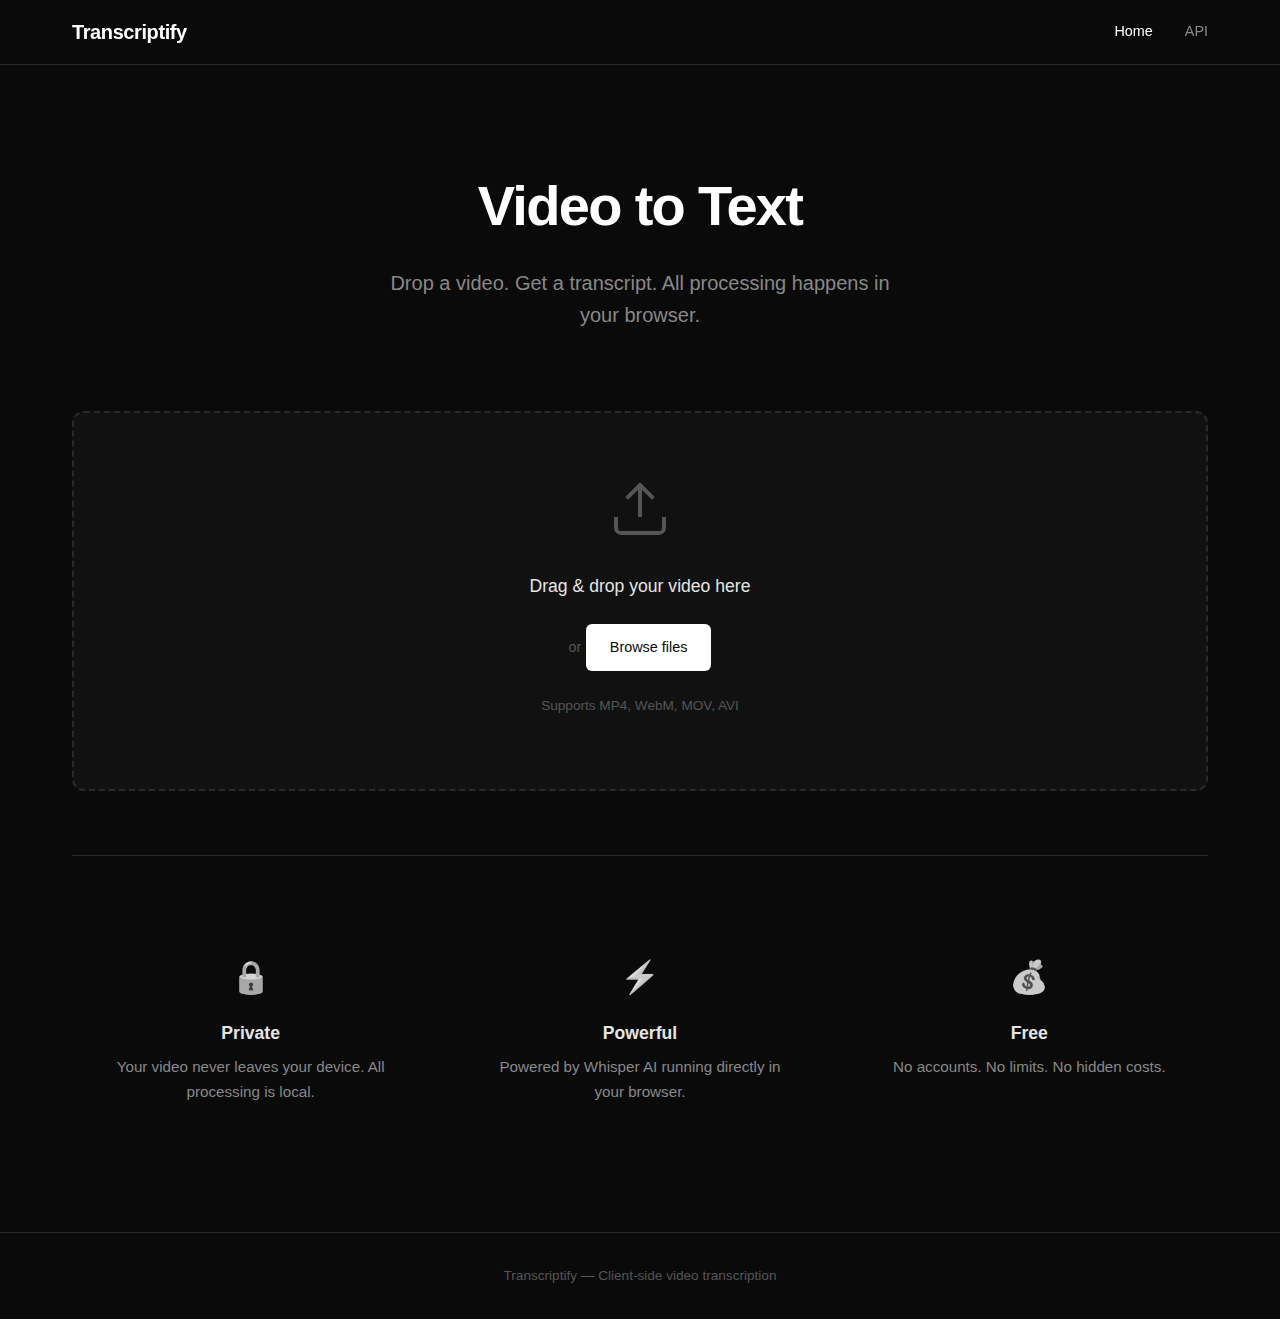
<file: index.html>
<!DOCTYPE html>
<html lang="en">

<head>
    <meta charset="UTF-8">
    <meta name="viewport" content="width=device-width, initial-scale=1.0">
    <title>Transcriptify</title>
    <link rel="stylesheet" href="styles.css">
</head>

<body>
    <nav>
        <div class="nav-container">
            <a href="index.html" class="logo">Transcriptify</a>
            <div class="nav-links">
                <a href="index.html" class="active">Home</a>
                <a href="api.html">API</a>
            </div>
        </div>
    </nav>

    <main>
        <section class="hero">
            <h1>Video to Text</h1>
            <p>Drop a video. Get a transcript. All processing happens in your browser.</p>
        </section>

        <section class="upload-section">
            <div id="dropzone" class="dropzone">
                <div class="dropzone-content">
                    <svg width="64" height="64" viewBox="0 0 24 24" fill="none" stroke="currentColor"
                        stroke-width="1.5">
                        <path d="M21 15v4a2 2 0 0 1-2 2H5a2 2 0 0 1-2-2v-4" />
                        <polyline points="17 8 12 3 7 8" />
                        <line x1="12" y1="3" x2="12" y2="15" />
                    </svg>
                    <p>Drag & drop your video here</p>
                    <span>or</span>
                    <label class="file-btn">
                        Browse files
                        <input type="file" id="fileInput" accept="video/*" hidden>
                    </label>
                    <p class="supported">Supports MP4, WebM, MOV, AVI</p>
                </div>
            </div>
        </section>

        <section id="processing-section" class="processing-section hidden">
            <div class="video-container">
                <video id="videoPlayer" controls></video>
            </div>
            <div class="controls">
                <button id="transcribeBtn" class="btn-primary">Start Transcription</button>
                <button id="cancelBtn" class="btn-secondary hidden">Cancel</button>
            </div>
            <div id="status" class="status"></div>
            <div id="progress-container" class="progress-container hidden">
                <div class="progress-bar">
                    <div id="progress" class="progress"></div>
                </div>
                <span id="progress-text">0%</span>
            </div>
        </section>

        <section id="result-section" class="result-section hidden">
            <div class="result-header">
                <h2>Transcript</h2>
                <div class="result-actions">
                    <button id="copyBtn" class="btn-icon" title="Copy to clipboard">
                        <svg width="20" height="20" viewBox="0 0 24 24" fill="none" stroke="currentColor"
                            stroke-width="2">
                            <rect x="9" y="9" width="13" height="13" rx="2" ry="2" />
                            <path d="M5 15H4a2 2 0 0 1-2-2V4a2 2 0 0 1 2-2h9a2 2 0 0 1 2 2v1" />
                        </svg>
                    </button>
                    <button id="downloadBtn" class="btn-icon" title="Download as TXT">
                        <svg width="20" height="20" viewBox="0 0 24 24" fill="none" stroke="currentColor"
                            stroke-width="2">
                            <path d="M21 15v4a2 2 0 0 1-2 2H5a2 2 0 0 1-2-2v-4" />
                            <polyline points="7 10 12 15 17 10" />
                            <line x1="12" y1="15" x2="12" y2="3" />
                        </svg>
                    </button>
                    <button id="downloadSrtBtn" class="btn-icon" title="Download as SRT">
                        SRT
                    </button>
                </div>
            </div>
            <div id="transcript" class="transcript"></div>
        </section>

        <section class="features">
            <div class="feature">
                <div class="feature-icon">🔒</div>
                <h3>Private</h3>
                <p>Your video never leaves your device. All processing is local.</p>
            </div>
            <div class="feature">
                <div class="feature-icon">⚡</div>
                <h3>Powerful</h3>
                <p>Powered by Whisper AI running directly in your browser.</p>
            </div>
            <div class="feature">
                <div class="feature-icon">💰</div>
                <h3>Free</h3>
                <p>No accounts. No limits. No hidden costs.</p>
            </div>
        </section>
    </main>

    <footer>
        <p>Transcriptify — Client-side video transcription</p>
    </footer>

    <script type="module" src="transcribe.js"></script>
</body>

</html>
</file>
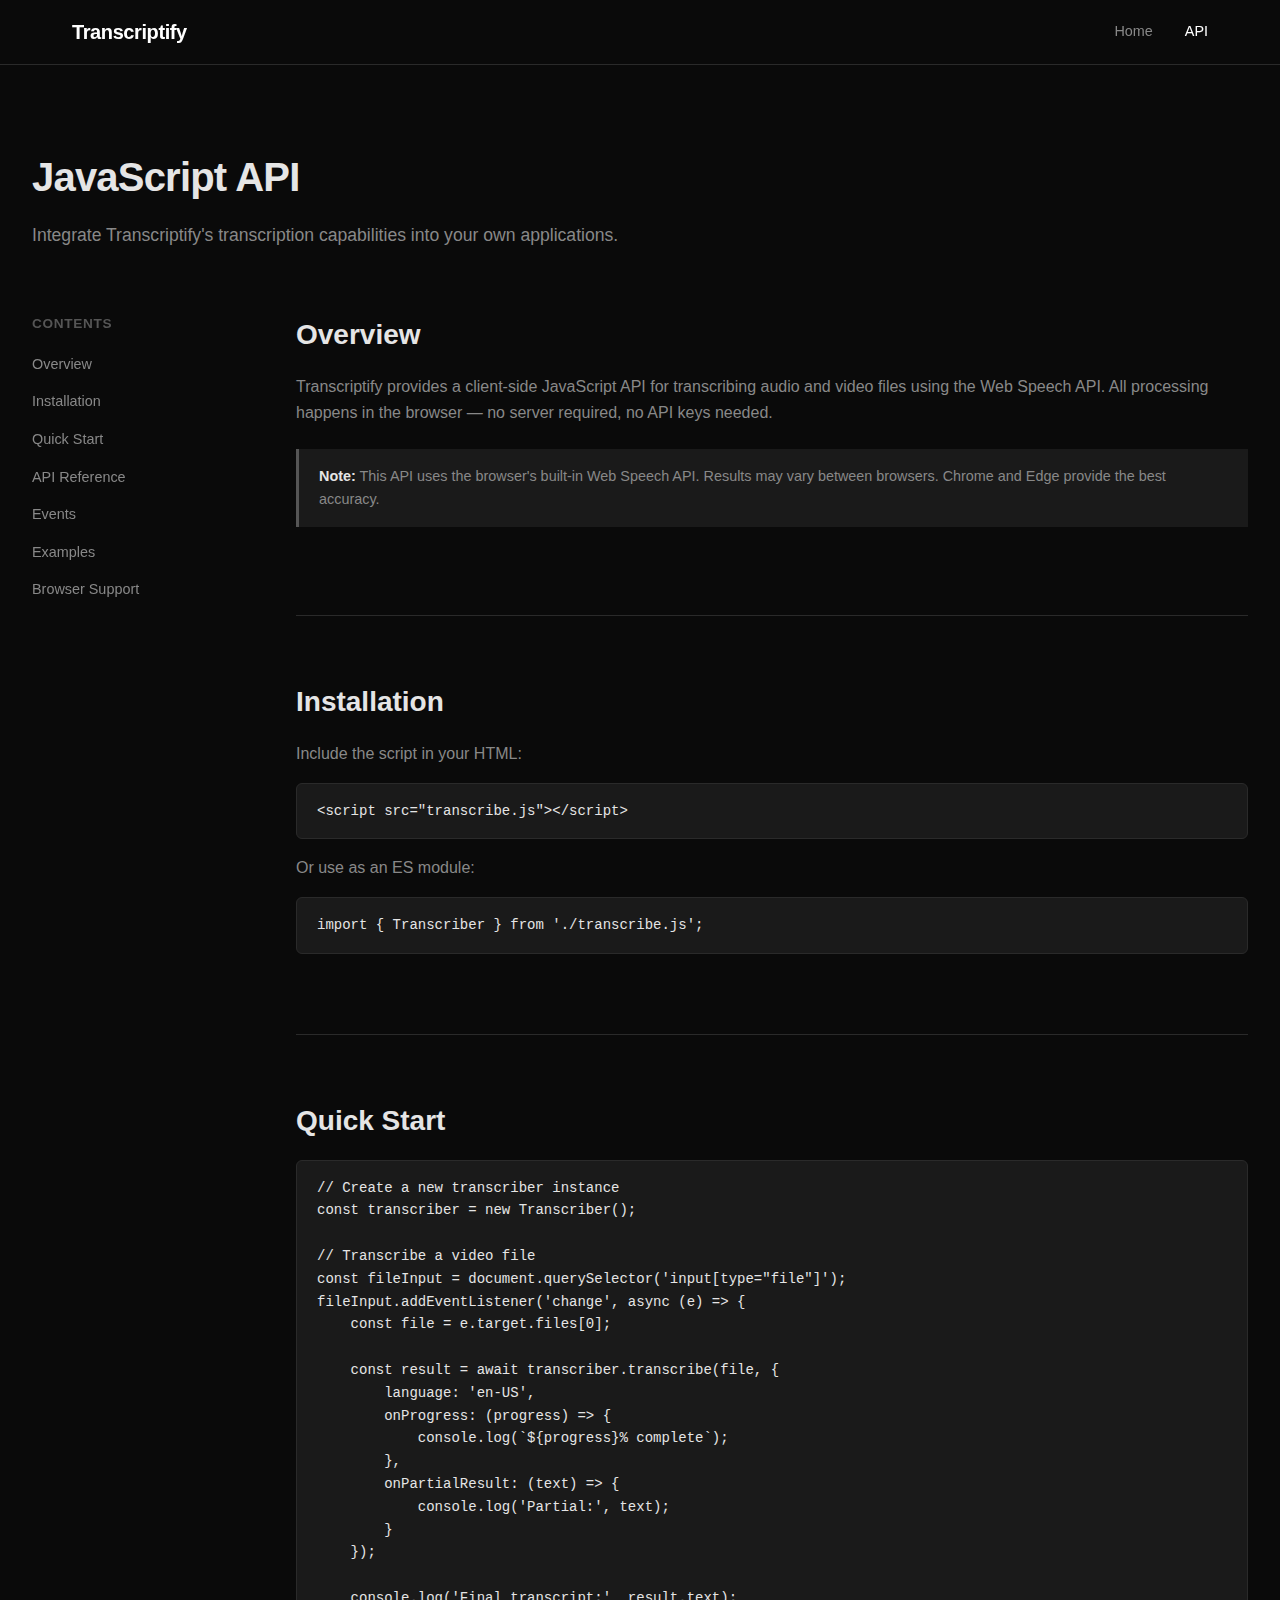
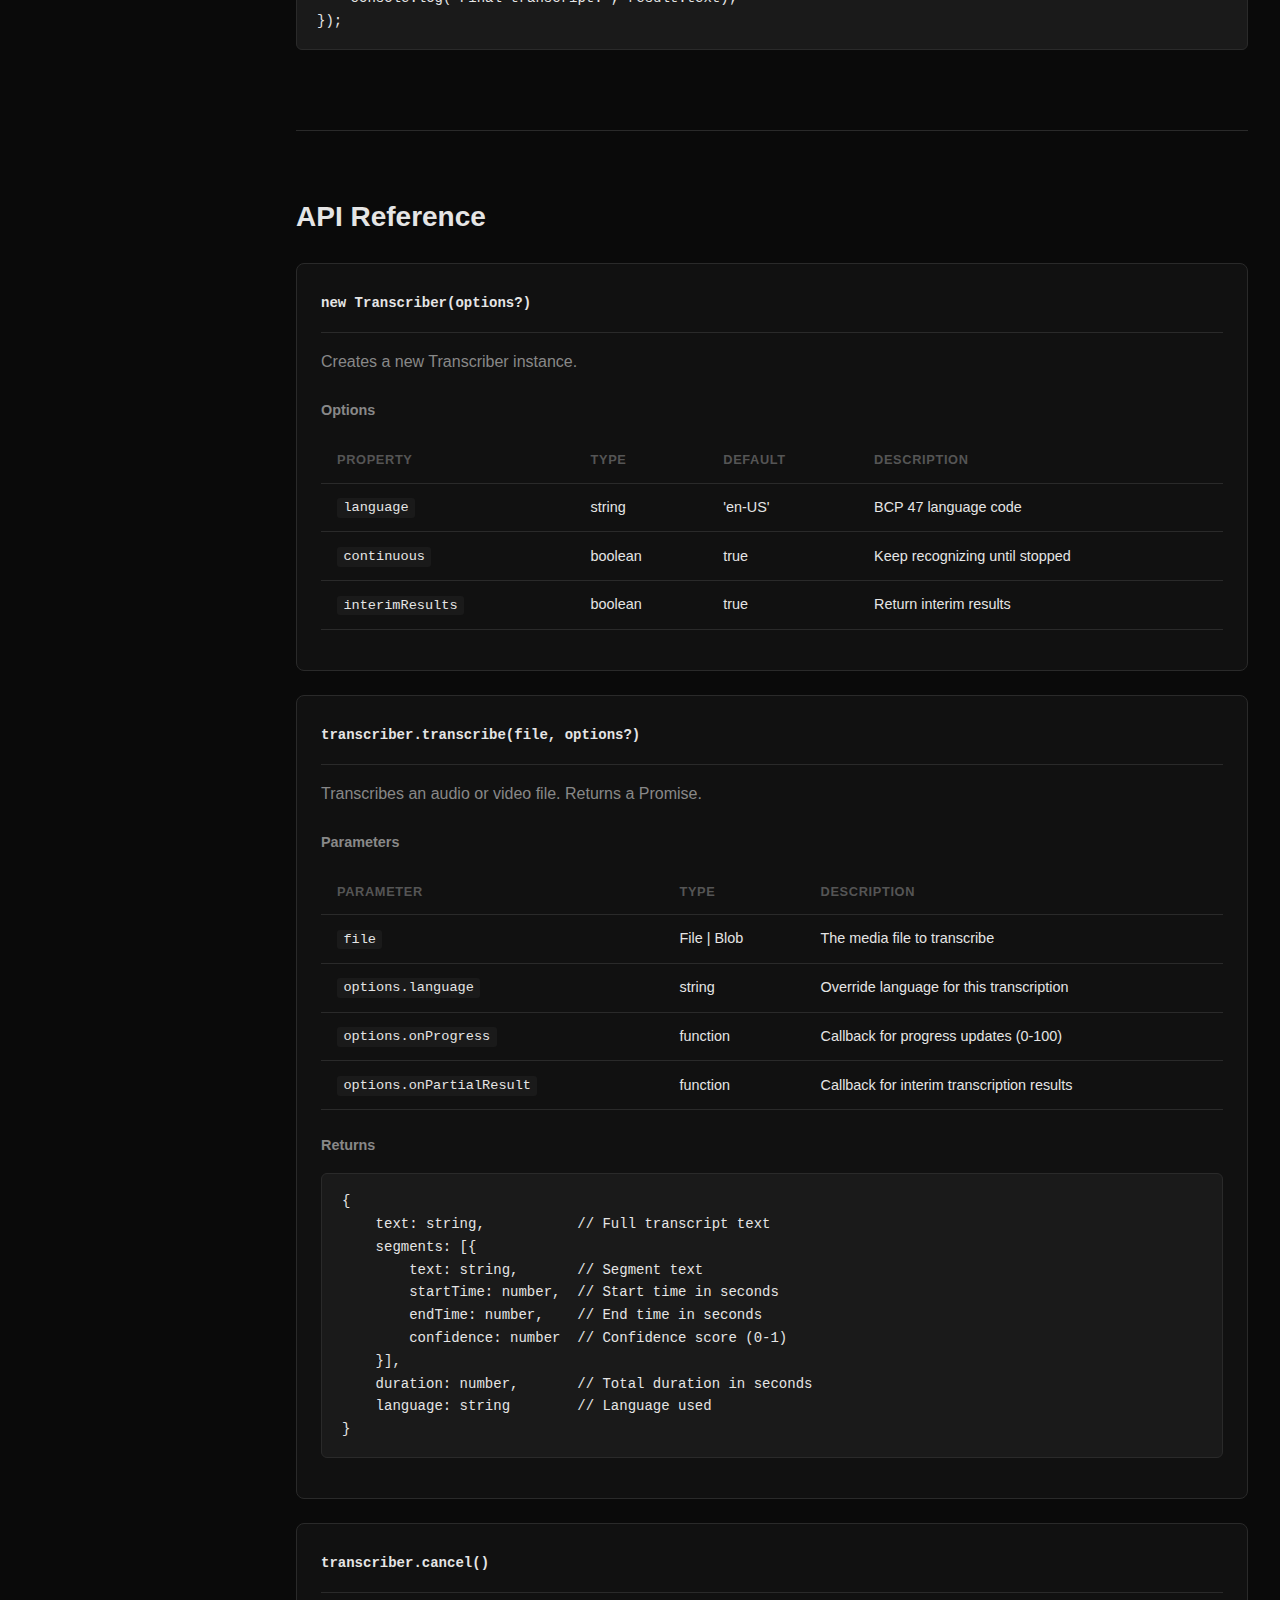
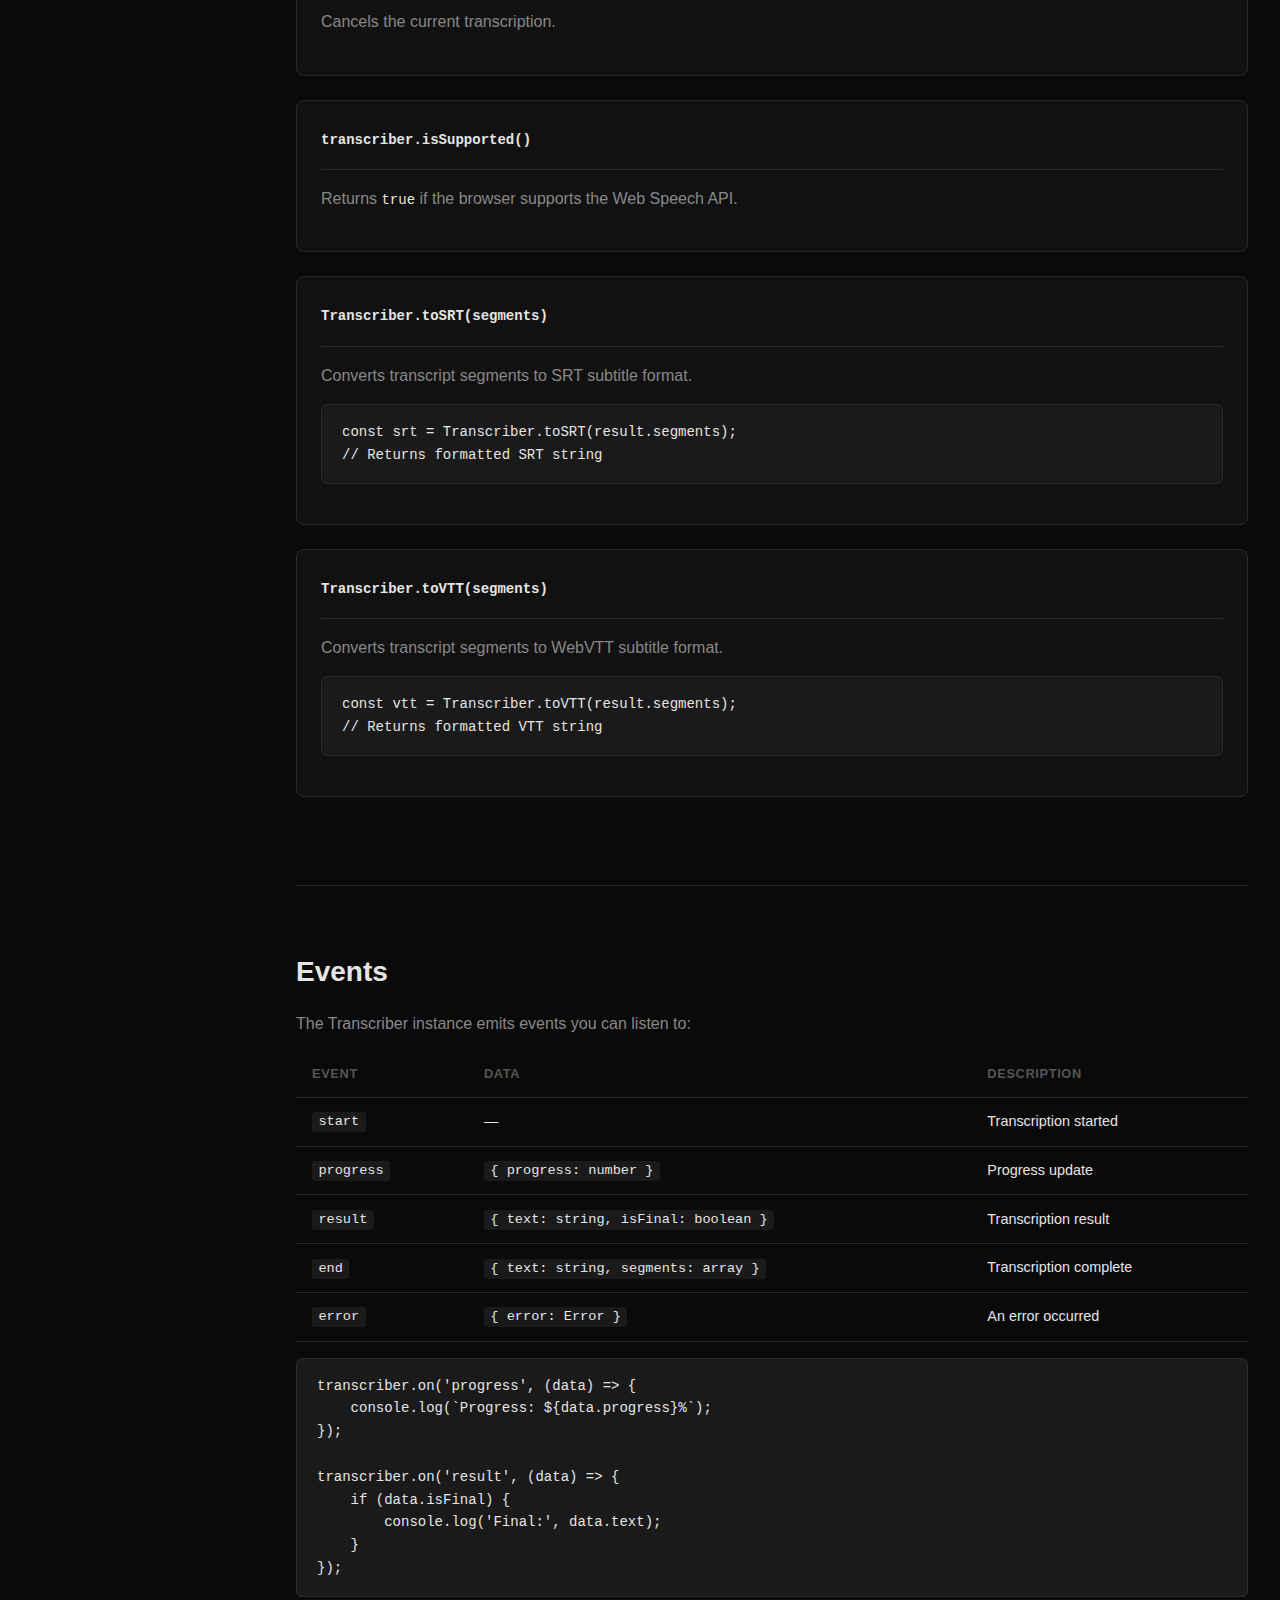
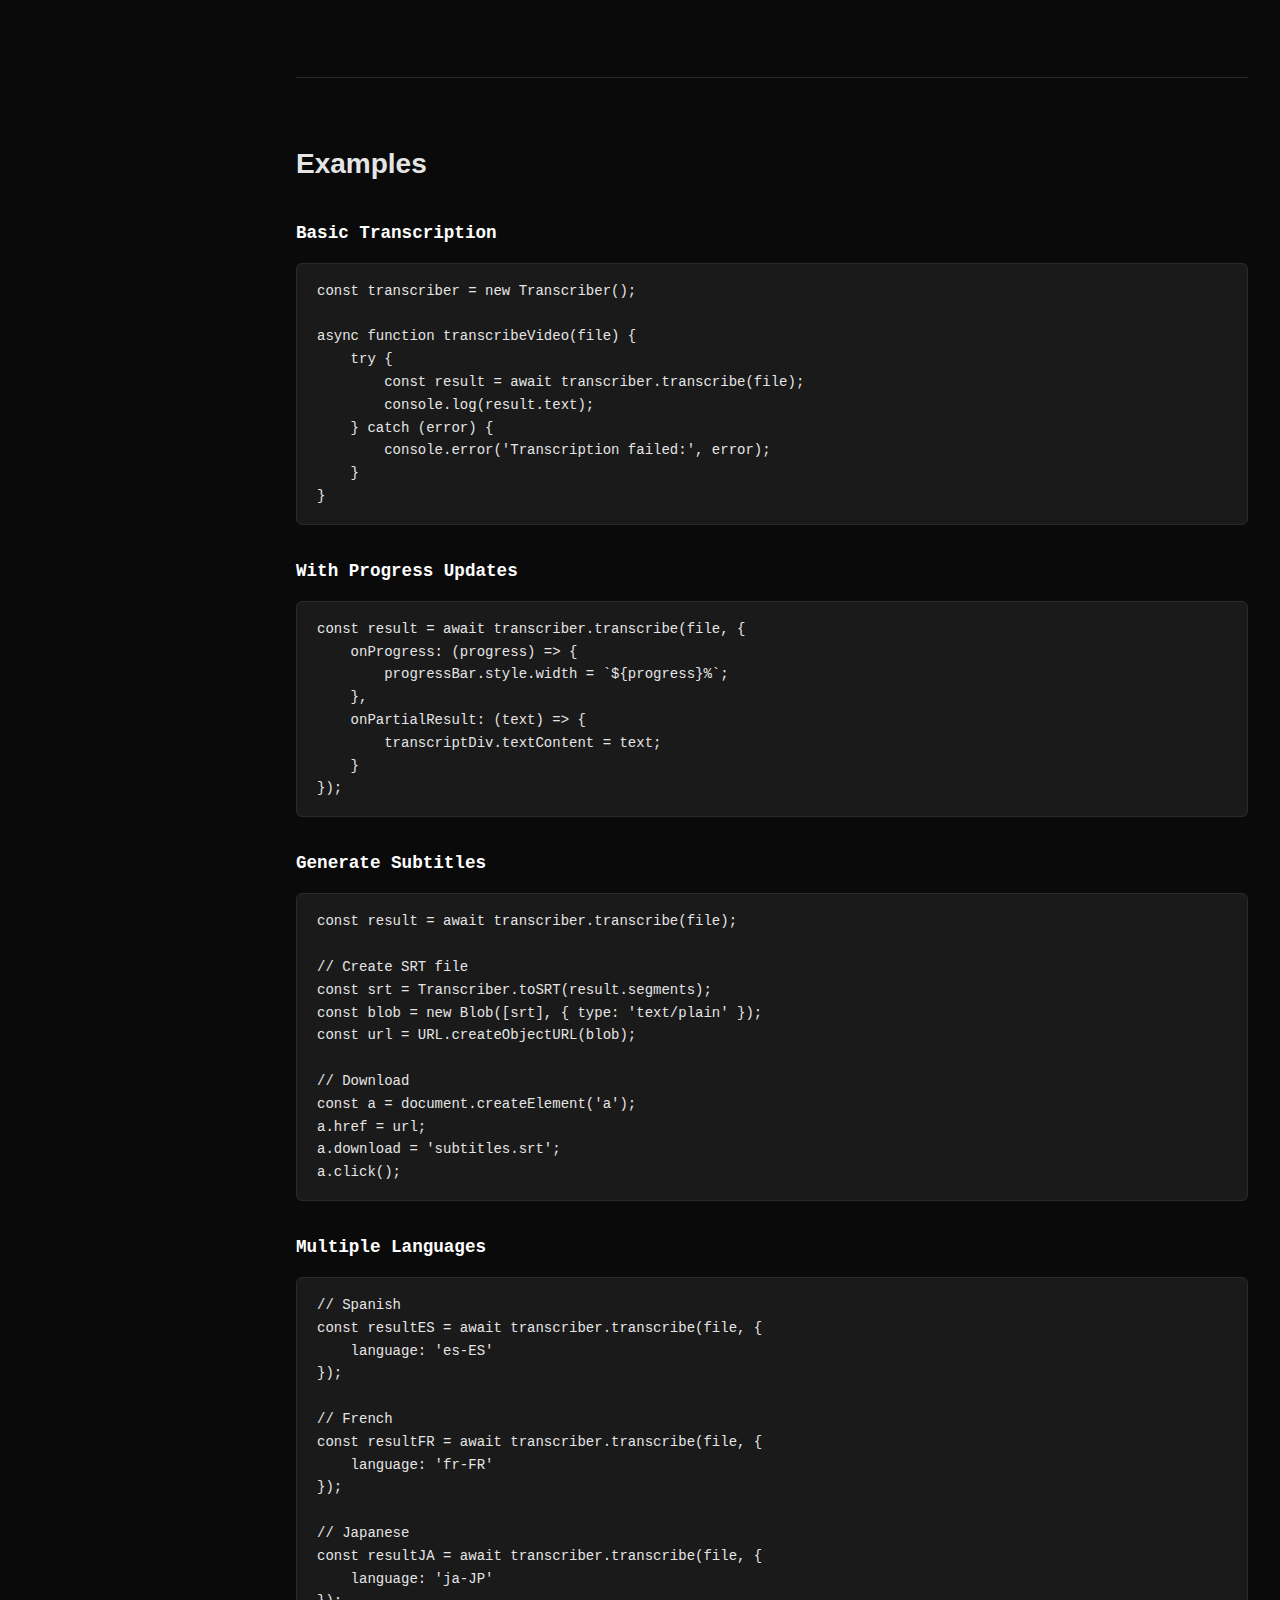
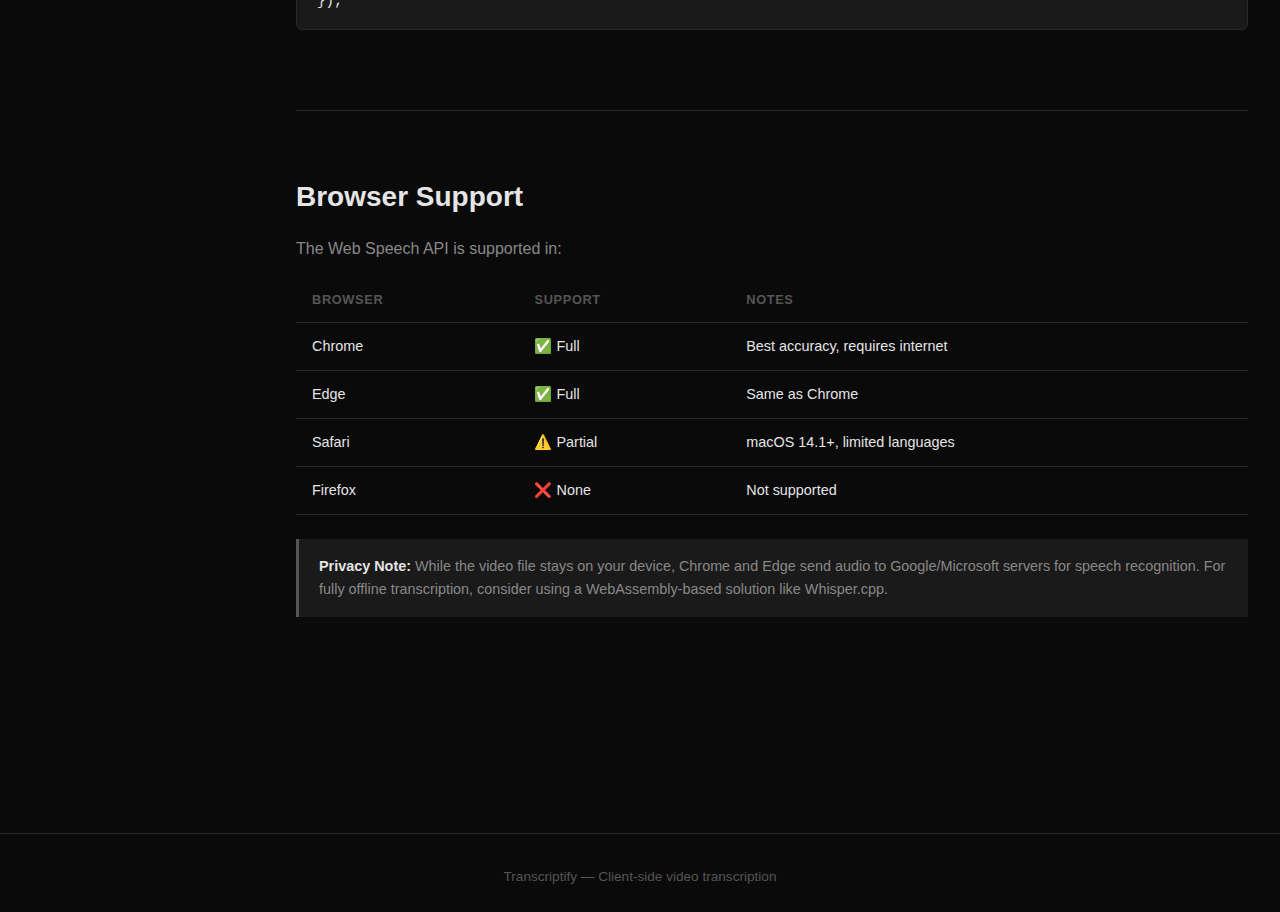
<file: api.html>
<!DOCTYPE html>
<html lang="en">

<head>
    <meta charset="UTF-8">
    <meta name="viewport" content="width=device-width, initial-scale=1.0">
    <title>API — Transcriptify</title>
    <link rel="stylesheet" href="styles.css">
</head>

<body>
    <nav>
        <div class="nav-container">
            <a href="index.html" class="logo">Transcriptify</a>
            <div class="nav-links">
                <a href="index.html">Home</a>
                <a href="api.html" class="active">API</a>
            </div>
        </div>
    </nav>

    <main class="api-page">
        <section class="api-hero">
            <h1>JavaScript API</h1>
            <p>Integrate Transcriptify's transcription capabilities into your own applications.</p>
        </section>

        <section class="api-content">
            <div class="api-sidebar">
                <h4>Contents</h4>
                <ul>
                    <li><a href="#overview">Overview</a></li>
                    <li><a href="#installation">Installation</a></li>
                    <li><a href="#quick-start">Quick Start</a></li>
                    <li><a href="#api-reference">API Reference</a></li>
                    <li><a href="#events">Events</a></li>
                    <li><a href="#examples">Examples</a></li>
                    <li><a href="#browser-support">Browser Support</a></li>
                </ul>
            </div>

            <div class="api-main">
                <article id="overview">
                    <h2>Overview</h2>
                    <p>Transcriptify provides a client-side JavaScript API for transcribing audio and video files using
                        the Web Speech API. All processing happens in the browser — no server required, no API keys
                        needed.</p>

                    <div class="callout">
                        <strong>Note:</strong> This API uses the browser's built-in Web Speech API. Results may vary
                        between browsers. Chrome and Edge provide the best accuracy.
                    </div>
                </article>

                <article id="installation">
                    <h2>Installation</h2>
                    <p>Include the script in your HTML:</p>
                    <pre><code>&lt;script src="transcribe.js"&gt;&lt;/script&gt;</code></pre>

                    <p>Or use as an ES module:</p>
                    <pre><code>import { Transcriber } from './transcribe.js';</code></pre>
                </article>

                <article id="quick-start">
                    <h2>Quick Start</h2>
                    <pre><code>// Create a new transcriber instance
const transcriber = new Transcriber();

// Transcribe a video file
const fileInput = document.querySelector('input[type="file"]');
fileInput.addEventListener('change', async (e) => {
    const file = e.target.files[0];
    
    const result = await transcriber.transcribe(file, {
        language: 'en-US',
        onProgress: (progress) => {
            console.log(`${progress}% complete`);
        },
        onPartialResult: (text) => {
            console.log('Partial:', text);
        }
    });
    
    console.log('Final transcript:', result.text);
});</code></pre>
                </article>

                <article id="api-reference">
                    <h2>API Reference</h2>

                    <div class="api-method">
                        <h3><code>new Transcriber(options?)</code></h3>
                        <p>Creates a new Transcriber instance.</p>

                        <h4>Options</h4>
                        <table class="api-table">
                            <thead>
                                <tr>
                                    <th>Property</th>
                                    <th>Type</th>
                                    <th>Default</th>
                                    <th>Description</th>
                                </tr>
                            </thead>
                            <tbody>
                                <tr>
                                    <td><code>language</code></td>
                                    <td>string</td>
                                    <td>'en-US'</td>
                                    <td>BCP 47 language code</td>
                                </tr>
                                <tr>
                                    <td><code>continuous</code></td>
                                    <td>boolean</td>
                                    <td>true</td>
                                    <td>Keep recognizing until stopped</td>
                                </tr>
                                <tr>
                                    <td><code>interimResults</code></td>
                                    <td>boolean</td>
                                    <td>true</td>
                                    <td>Return interim results</td>
                                </tr>
                            </tbody>
                        </table>
                    </div>

                    <div class="api-method">
                        <h3><code>transcriber.transcribe(file, options?)</code></h3>
                        <p>Transcribes an audio or video file. Returns a Promise.</p>

                        <h4>Parameters</h4>
                        <table class="api-table">
                            <thead>
                                <tr>
                                    <th>Parameter</th>
                                    <th>Type</th>
                                    <th>Description</th>
                                </tr>
                            </thead>
                            <tbody>
                                <tr>
                                    <td><code>file</code></td>
                                    <td>File | Blob</td>
                                    <td>The media file to transcribe</td>
                                </tr>
                                <tr>
                                    <td><code>options.language</code></td>
                                    <td>string</td>
                                    <td>Override language for this transcription</td>
                                </tr>
                                <tr>
                                    <td><code>options.onProgress</code></td>
                                    <td>function</td>
                                    <td>Callback for progress updates (0-100)</td>
                                </tr>
                                <tr>
                                    <td><code>options.onPartialResult</code></td>
                                    <td>function</td>
                                    <td>Callback for interim transcription results</td>
                                </tr>
                            </tbody>
                        </table>

                        <h4>Returns</h4>
                        <pre><code>{
    text: string,           // Full transcript text
    segments: [{
        text: string,       // Segment text
        startTime: number,  // Start time in seconds
        endTime: number,    // End time in seconds
        confidence: number  // Confidence score (0-1)
    }],
    duration: number,       // Total duration in seconds
    language: string        // Language used
}</code></pre>
                    </div>

                    <div class="api-method">
                        <h3><code>transcriber.cancel()</code></h3>
                        <p>Cancels the current transcription.</p>
                    </div>

                    <div class="api-method">
                        <h3><code>transcriber.isSupported()</code></h3>
                        <p>Returns <code>true</code> if the browser supports the Web Speech API.</p>
                    </div>

                    <div class="api-method">
                        <h3><code>Transcriber.toSRT(segments)</code></h3>
                        <p>Converts transcript segments to SRT subtitle format.</p>
                        <pre><code>const srt = Transcriber.toSRT(result.segments);
// Returns formatted SRT string</code></pre>
                    </div>

                    <div class="api-method">
                        <h3><code>Transcriber.toVTT(segments)</code></h3>
                        <p>Converts transcript segments to WebVTT subtitle format.</p>
                        <pre><code>const vtt = Transcriber.toVTT(result.segments);
// Returns formatted VTT string</code></pre>
                    </div>
                </article>

                <article id="events">
                    <h2>Events</h2>
                    <p>The Transcriber instance emits events you can listen to:</p>

                    <table class="api-table">
                        <thead>
                            <tr>
                                <th>Event</th>
                                <th>Data</th>
                                <th>Description</th>
                            </tr>
                        </thead>
                        <tbody>
                            <tr>
                                <td><code>start</code></td>
                                <td>—</td>
                                <td>Transcription started</td>
                            </tr>
                            <tr>
                                <td><code>progress</code></td>
                                <td><code>{ progress: number }</code></td>
                                <td>Progress update</td>
                            </tr>
                            <tr>
                                <td><code>result</code></td>
                                <td><code>{ text: string, isFinal: boolean }</code></td>
                                <td>Transcription result</td>
                            </tr>
                            <tr>
                                <td><code>end</code></td>
                                <td><code>{ text: string, segments: array }</code></td>
                                <td>Transcription complete</td>
                            </tr>
                            <tr>
                                <td><code>error</code></td>
                                <td><code>{ error: Error }</code></td>
                                <td>An error occurred</td>
                            </tr>
                        </tbody>
                    </table>

                    <pre><code>transcriber.on('progress', (data) => {
    console.log(`Progress: ${data.progress}%`);
});

transcriber.on('result', (data) => {
    if (data.isFinal) {
        console.log('Final:', data.text);
    }
});</code></pre>
                </article>

                <article id="examples">
                    <h2>Examples</h2>

                    <h3>Basic Transcription</h3>
                    <pre><code>const transcriber = new Transcriber();

async function transcribeVideo(file) {
    try {
        const result = await transcriber.transcribe(file);
        console.log(result.text);
    } catch (error) {
        console.error('Transcription failed:', error);
    }
}</code></pre>

                    <h3>With Progress Updates</h3>
                    <pre><code>const result = await transcriber.transcribe(file, {
    onProgress: (progress) => {
        progressBar.style.width = `${progress}%`;
    },
    onPartialResult: (text) => {
        transcriptDiv.textContent = text;
    }
});</code></pre>

                    <h3>Generate Subtitles</h3>
                    <pre><code>const result = await transcriber.transcribe(file);

// Create SRT file
const srt = Transcriber.toSRT(result.segments);
const blob = new Blob([srt], { type: 'text/plain' });
const url = URL.createObjectURL(blob);

// Download
const a = document.createElement('a');
a.href = url;
a.download = 'subtitles.srt';
a.click();</code></pre>

                    <h3>Multiple Languages</h3>
                    <pre><code>// Spanish
const resultES = await transcriber.transcribe(file, {
    language: 'es-ES'
});

// French
const resultFR = await transcriber.transcribe(file, {
    language: 'fr-FR'
});

// Japanese
const resultJA = await transcriber.transcribe(file, {
    language: 'ja-JP'
});</code></pre>
                </article>

                <article id="browser-support">
                    <h2>Browser Support</h2>
                    <p>The Web Speech API is supported in:</p>

                    <table class="api-table">
                        <thead>
                            <tr>
                                <th>Browser</th>
                                <th>Support</th>
                                <th>Notes</th>
                            </tr>
                        </thead>
                        <tbody>
                            <tr>
                                <td>Chrome</td>
                                <td>✅ Full</td>
                                <td>Best accuracy, requires internet</td>
                            </tr>
                            <tr>
                                <td>Edge</td>
                                <td>✅ Full</td>
                                <td>Same as Chrome</td>
                            </tr>
                            <tr>
                                <td>Safari</td>
                                <td>⚠️ Partial</td>
                                <td>macOS 14.1+, limited languages</td>
                            </tr>
                            <tr>
                                <td>Firefox</td>
                                <td>❌ None</td>
                                <td>Not supported</td>
                            </tr>
                        </tbody>
                    </table>

                    <div class="callout">
                        <strong>Privacy Note:</strong> While the video file stays on your device, Chrome and Edge send
                        audio to Google/Microsoft servers for speech recognition. For fully offline transcription,
                        consider using a WebAssembly-based solution like Whisper.cpp.
                    </div>
                </article>
            </div>
        </section>
    </main>

    <footer>
        <p>Transcriptify — Client-side video transcription</p>
    </footer>
</body>

</html>
</file>
<file: styles.css>
/* Transcriptify — Monotone Style */

:root {
    --bg: #0a0a0a;
    --bg-secondary: #111111;
    --bg-tertiary: #1a1a1a;
    --border: #2a2a2a;
    --text: #e5e5e5;
    --text-secondary: #888888;
    --text-muted: #555555;
    --accent: #ffffff;
    --accent-dim: #cccccc;
}

* {
    margin: 0;
    padding: 0;
    box-sizing: border-box;
}

html {
    scroll-behavior: smooth;
}

body {
    font-family: -apple-system, BlinkMacSystemFont, 'Segoe UI', Roboto, Oxygen, Ubuntu, sans-serif;
    background-color: var(--bg);
    color: var(--text);
    line-height: 1.6;
    min-height: 100vh;
    display: flex;
    flex-direction: column;
}

/* Navigation */
nav {
    position: sticky;
    top: 0;
    background: rgba(10, 10, 10, 0.9);
    backdrop-filter: blur(10px);
    border-bottom: 1px solid var(--border);
    z-index: 100;
}

.nav-container {
    max-width: 1200px;
    margin: 0 auto;
    padding: 1rem 2rem;
    display: flex;
    justify-content: space-between;
    align-items: center;
}

.logo {
    font-size: 1.25rem;
    font-weight: 600;
    color: var(--accent);
    text-decoration: none;
    letter-spacing: -0.02em;
}

.nav-links {
    display: flex;
    gap: 2rem;
}

.nav-links a {
    color: var(--text-secondary);
    text-decoration: none;
    font-size: 0.9rem;
    transition: color 0.2s;
}

.nav-links a:hover,
.nav-links a.active {
    color: var(--accent);
}

/* Main Content */
main {
    flex: 1;
    max-width: 1200px;
    margin: 0 auto;
    padding: 2rem;
    width: 100%;
}

/* Hero Section */
.hero {
    text-align: center;
    padding: 4rem 0 3rem;
}

.hero h1 {
    font-size: 3.5rem;
    font-weight: 700;
    letter-spacing: -0.03em;
    margin-bottom: 1rem;
    color: var(--accent);
}

.hero p {
    font-size: 1.25rem;
    color: var(--text-secondary);
    max-width: 500px;
    margin: 0 auto;
}

/* Dropzone */
.upload-section {
    padding: 2rem 0;
}

.dropzone {
    border: 2px dashed var(--border);
    border-radius: 12px;
    padding: 4rem 2rem;
    text-align: center;
    transition: all 0.3s;
    cursor: pointer;
    background: var(--bg-secondary);
}

.dropzone:hover,
.dropzone.dragover {
    border-color: var(--text-secondary);
    background: var(--bg-tertiary);
}

.dropzone-content svg {
    color: var(--text-muted);
    margin-bottom: 1.5rem;
}

.dropzone-content p {
    font-size: 1.1rem;
    color: var(--text);
    margin-bottom: 0.5rem;
}

.dropzone-content span {
    color: var(--text-muted);
    font-size: 0.9rem;
}

.file-btn {
    display: inline-block;
    margin-top: 1rem;
    padding: 0.75rem 1.5rem;
    background: var(--accent);
    color: var(--bg);
    border-radius: 6px;
    font-size: 0.9rem;
    font-weight: 500;
    cursor: pointer;
    transition: opacity 0.2s;
}

.file-btn:hover {
    opacity: 0.9;
}

.supported {
    margin-top: 1.5rem;
    font-size: 0.85rem !important;
    color: var(--text-muted) !important;
}

/* Processing Section */
.processing-section {
    padding: 2rem 0;
}

.video-container {
    background: var(--bg-secondary);
    border-radius: 12px;
    overflow: hidden;
    margin-bottom: 1.5rem;
}

.video-container video {
    width: 100%;
    max-height: 400px;
    display: block;
}

.controls {
    display: flex;
    gap: 1rem;
    margin-bottom: 1.5rem;
}

.btn-primary {
    padding: 0.875rem 2rem;
    background: var(--accent);
    color: var(--bg);
    border: none;
    border-radius: 6px;
    font-size: 1rem;
    font-weight: 500;
    cursor: pointer;
    transition: opacity 0.2s;
}

.btn-primary:hover {
    opacity: 0.9;
}

.btn-primary:disabled {
    opacity: 0.5;
    cursor: not-allowed;
}

.btn-secondary {
    padding: 0.875rem 2rem;
    background: transparent;
    color: var(--text);
    border: 1px solid var(--border);
    border-radius: 6px;
    font-size: 1rem;
    cursor: pointer;
    transition: all 0.2s;
}

.btn-secondary:hover {
    border-color: var(--text-secondary);
}

.status {
    color: var(--text-secondary);
    font-size: 0.95rem;
    min-height: 1.5rem;
}

.progress-container {
    display: flex;
    align-items: center;
    gap: 1rem;
    margin-top: 1rem;
}

.progress-bar {
    flex: 1;
    height: 4px;
    background: var(--border);
    border-radius: 2px;
    overflow: hidden;
}

.progress {
    height: 100%;
    background: var(--accent);
    width: 0%;
    transition: width 0.3s;
}

#progress-text {
    font-size: 0.85rem;
    color: var(--text-secondary);
    min-width: 3rem;
}

/* Result Section */
.result-section {
    padding: 2rem 0;
}

.result-header {
    display: flex;
    justify-content: space-between;
    align-items: center;
    margin-bottom: 1rem;
}

.result-header h2 {
    font-size: 1.25rem;
    font-weight: 600;
}

.result-actions {
    display: flex;
    gap: 0.5rem;
}

.btn-icon {
    width: 40px;
    height: 40px;
    display: flex;
    align-items: center;
    justify-content: center;
    background: var(--bg-tertiary);
    border: 1px solid var(--border);
    border-radius: 6px;
    color: var(--text);
    cursor: pointer;
    transition: all 0.2s;
    font-size: 0.75rem;
    font-weight: 600;
}

.btn-icon:hover {
    border-color: var(--text-secondary);
    background: var(--bg-secondary);
}

.transcript {
    background: var(--bg-secondary);
    border: 1px solid var(--border);
    border-radius: 8px;
    padding: 1.5rem;
    min-height: 200px;
    max-height: 400px;
    overflow-y: auto;
    font-size: 1rem;
    line-height: 1.8;
    white-space: pre-wrap;
}

.transcript .segment {
    margin-bottom: 1rem;
    padding-bottom: 1rem;
    border-bottom: 1px solid var(--border);
}

.transcript .segment:last-child {
    margin-bottom: 0;
    padding-bottom: 0;
    border-bottom: none;
}

.transcript .timestamp {
    font-size: 0.8rem;
    color: var(--text-muted);
    font-family: monospace;
    margin-bottom: 0.25rem;
}

/* Features */
.features {
    display: grid;
    grid-template-columns: repeat(3, 1fr);
    gap: 2rem;
    padding: 4rem 0;
    margin-top: 2rem;
    border-top: 1px solid var(--border);
}

.feature {
    text-align: center;
    padding: 2rem;
}

.feature-icon {
    font-size: 2rem;
    margin-bottom: 1rem;
    filter: grayscale(100%);
}

.feature h3 {
    font-size: 1.1rem;
    font-weight: 600;
    margin-bottom: 0.5rem;
}

.feature p {
    font-size: 0.95rem;
    color: var(--text-secondary);
}

/* Footer */
footer {
    border-top: 1px solid var(--border);
    padding: 2rem;
    text-align: center;
}

footer p {
    font-size: 0.85rem;
    color: var(--text-muted);
}

/* Utilities */
.hidden {
    display: none !important;
}

/* API Page Styles */
.api-page {
    max-width: 1400px;
}

.api-hero {
    padding: 3rem 0 2rem;
}

.api-hero h1 {
    font-size: 2.5rem;
    font-weight: 700;
    letter-spacing: -0.02em;
    margin-bottom: 0.75rem;
}

.api-hero p {
    font-size: 1.1rem;
    color: var(--text-secondary);
}

.api-content {
    display: grid;
    grid-template-columns: 200px 1fr;
    gap: 4rem;
    padding: 2rem 0;
}

.api-sidebar {
    position: sticky;
    top: 100px;
    align-self: start;
}

.api-sidebar h4 {
    font-size: 0.85rem;
    text-transform: uppercase;
    letter-spacing: 0.05em;
    color: var(--text-muted);
    margin-bottom: 1rem;
}

.api-sidebar ul {
    list-style: none;
}

.api-sidebar li {
    margin-bottom: 0.75rem;
}

.api-sidebar a {
    color: var(--text-secondary);
    text-decoration: none;
    font-size: 0.9rem;
    transition: color 0.2s;
}

.api-sidebar a:hover {
    color: var(--accent);
}

.api-main article {
    margin-bottom: 4rem;
    padding-bottom: 4rem;
    border-bottom: 1px solid var(--border);
}

.api-main article:last-child {
    border-bottom: none;
}

.api-main h2 {
    font-size: 1.75rem;
    font-weight: 600;
    margin-bottom: 1rem;
}

.api-main h3 {
    font-size: 1.1rem;
    font-weight: 600;
    margin: 2rem 0 1rem;
    font-family: monospace;
    color: var(--accent);
}

.api-main h4 {
    font-size: 0.9rem;
    font-weight: 600;
    margin: 1.5rem 0 0.75rem;
    color: var(--text-secondary);
}

.api-main p {
    color: var(--text-secondary);
    margin-bottom: 1rem;
}

.api-method {
    background: var(--bg-secondary);
    border: 1px solid var(--border);
    border-radius: 8px;
    padding: 1.5rem;
    margin: 1.5rem 0;
}

.api-method h3 {
    margin-top: 0;
    padding-bottom: 1rem;
    border-bottom: 1px solid var(--border);
}

pre {
    background: var(--bg-tertiary);
    border: 1px solid var(--border);
    border-radius: 6px;
    padding: 1rem 1.25rem;
    overflow-x: auto;
    margin: 1rem 0;
}

code {
    font-family: 'SF Mono', Monaco, 'Cascadia Code', 'Roboto Mono', monospace;
    font-size: 0.875rem;
    color: var(--text);
}

.api-table {
    width: 100%;
    border-collapse: collapse;
    margin: 1rem 0;
}

.api-table th,
.api-table td {
    padding: 0.75rem 1rem;
    text-align: left;
    border-bottom: 1px solid var(--border);
}

.api-table th {
    font-size: 0.8rem;
    font-weight: 600;
    text-transform: uppercase;
    letter-spacing: 0.05em;
    color: var(--text-muted);
}

.api-table td {
    font-size: 0.9rem;
}

.api-table td code {
    background: var(--bg-tertiary);
    padding: 0.15rem 0.4rem;
    border-radius: 3px;
    font-size: 0.85rem;
}

.callout {
    background: var(--bg-tertiary);
    border-left: 3px solid var(--text-muted);
    padding: 1rem 1.25rem;
    margin: 1.5rem 0;
    font-size: 0.9rem;
    color: var(--text-secondary);
}

.callout strong {
    color: var(--text);
}

/* Responsive */
@media (max-width: 900px) {
    .api-content {
        grid-template-columns: 1fr;
        gap: 2rem;
    }

    .api-sidebar {
        position: static;
        display: flex;
        flex-wrap: wrap;
        gap: 0.5rem 1.5rem;
        padding-bottom: 2rem;
        border-bottom: 1px solid var(--border);
    }

    .api-sidebar h4 {
        width: 100%;
    }

    .api-sidebar ul {
        display: flex;
        flex-wrap: wrap;
        gap: 0.5rem 1.5rem;
    }

    .api-sidebar li {
        margin: 0;
    }
}

@media (max-width: 768px) {
    .hero h1 {
        font-size: 2.5rem;
    }

    .features {
        grid-template-columns: 1fr;
        gap: 1rem;
    }

    .nav-container {
        padding: 1rem;
    }

    main {
        padding: 1rem;
    }

    .dropzone {
        padding: 2.5rem 1.5rem;
    }
}

/* Scrollbar */
::-webkit-scrollbar {
    width: 8px;
    height: 8px;
}

::-webkit-scrollbar-track {
    background: var(--bg-secondary);
}

::-webkit-scrollbar-thumb {
    background: var(--border);
    border-radius: 4px;
}

::-webkit-scrollbar-thumb:hover {
    background: var(--text-muted);
}
</file>
